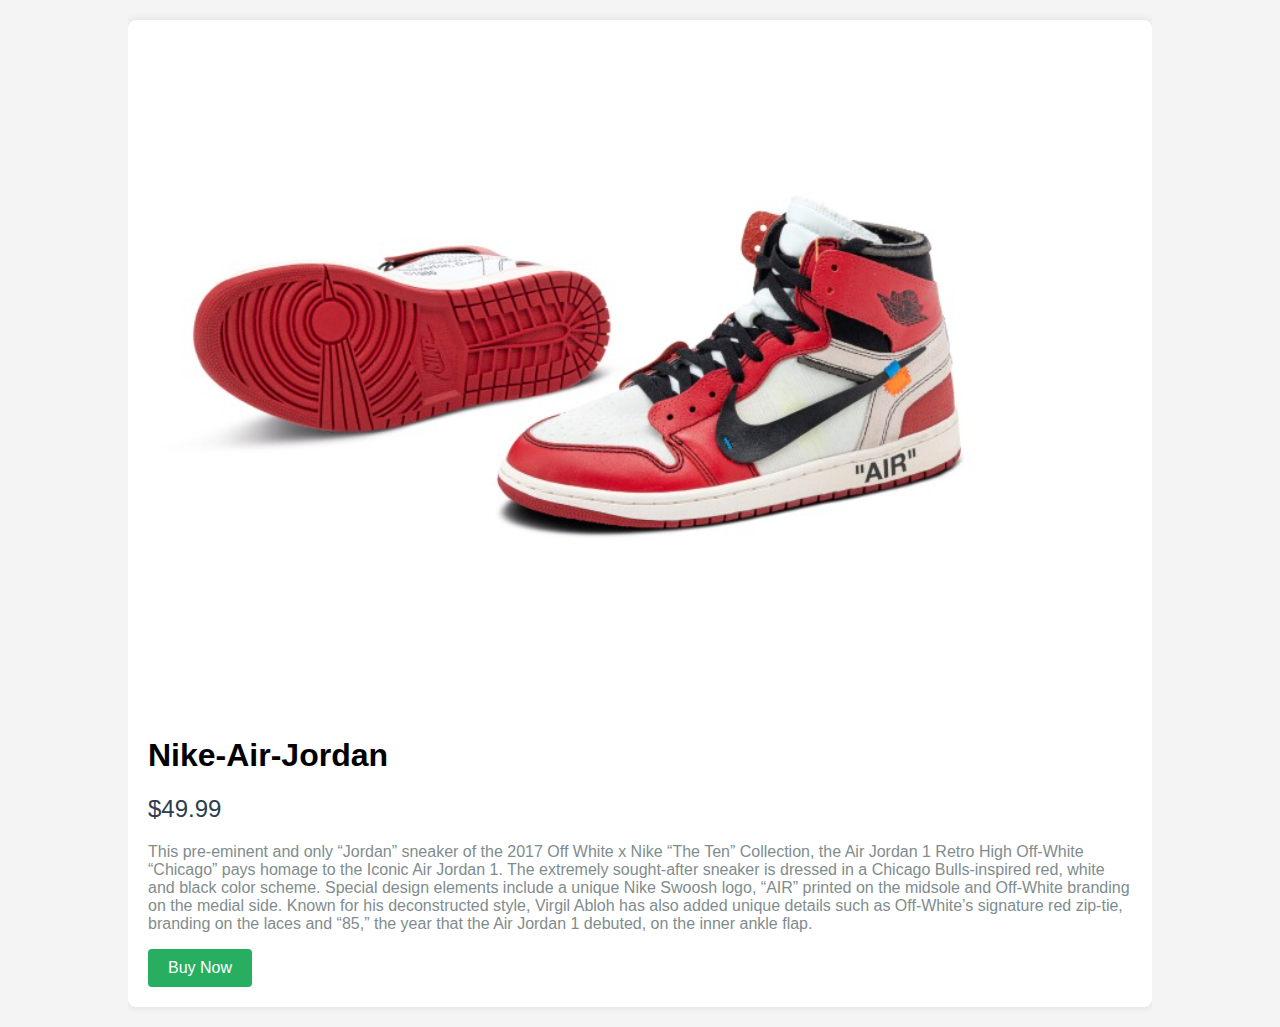
<file: po3/dashboard.html>
<!DOCTYPE html>
<html lang="en">
<head>
    <meta charset="UTF-8">
    <meta name="viewport" content="width=device-width, initial-scale=1.0">
    <title>Product Page</title>
    <style>
        body {
            font-family: Arial, sans-serif;
            margin: 0;
            padding: 0;
            background-color: #f4f4f4;
        }
        .container {
            width: 80%;
            margin: auto;
            overflow: hidden;
        }
        .product {
            background: #fff;
            padding: 20px;
            margin: 20px 0;
            border-radius: 8px;
            box-shadow: 0 0 10px rgba(0,0,0,0.1);
        }
        .product img {
            max-width: 100%;
            height: auto;
            border-radius: 8px;
        }
        .product h1 {
            margin-top: 0;
        }
        .price {
            font-size: 24px;
            color: #2c3e50;
            margin: 20px 0;
        }
        .description {
            font-size: 16px;
            color: #7f8c8d;
        }
        .buy-button {
            display: inline-block;
            padding: 10px 20px;
            font-size: 16px;
            color: #fff;
            background-color: #27ae60;
            border: none;
            border-radius: 4px;
            cursor: pointer;
            text-decoration: none;
            text-align: center;
        }
        .buy-button:hover {
            background-color: #219150;
        }
    </style>
</head>
<body>
    <div class="container">
        <div class="product">
            <img src="ppp\Screenshot 2024-08-03 185034.png" alt="Product Image">
            <h1>Nike-Air-Jordan</h1>
            <p class="price">$49.99</p>
            <p class="description">
                This pre-eminent and only “Jordan” sneaker of the 2017 Off White x Nike “The Ten” Collection, the Air Jordan 1 Retro High Off-White “Chicago” pays homage to the Iconic Air Jordan 1. The extremely sought-after sneaker is dressed in a Chicago Bulls-inspired red, white and black color scheme. Special design elements include a unique Nike Swoosh logo, “AIR” printed on the midsole and Off-White branding on the medial side. Known for his deconstructed style, Virgil Abloh has also added unique details such as Off-White’s signature red zip-tie, branding on the laces and “85,” the year that the Air Jordan 1 debuted, on the inner ankle flap.
                
            </p>
            <a href="https://www.sothebys.com/en/buy/private-sales/sneakers/_nike-air-jordan-1-off-white-chicago-sample-or-size-8-4aba" class="buy-button">Buy Now</a>
        </div>
    </div>
</body>
</html>
</file>
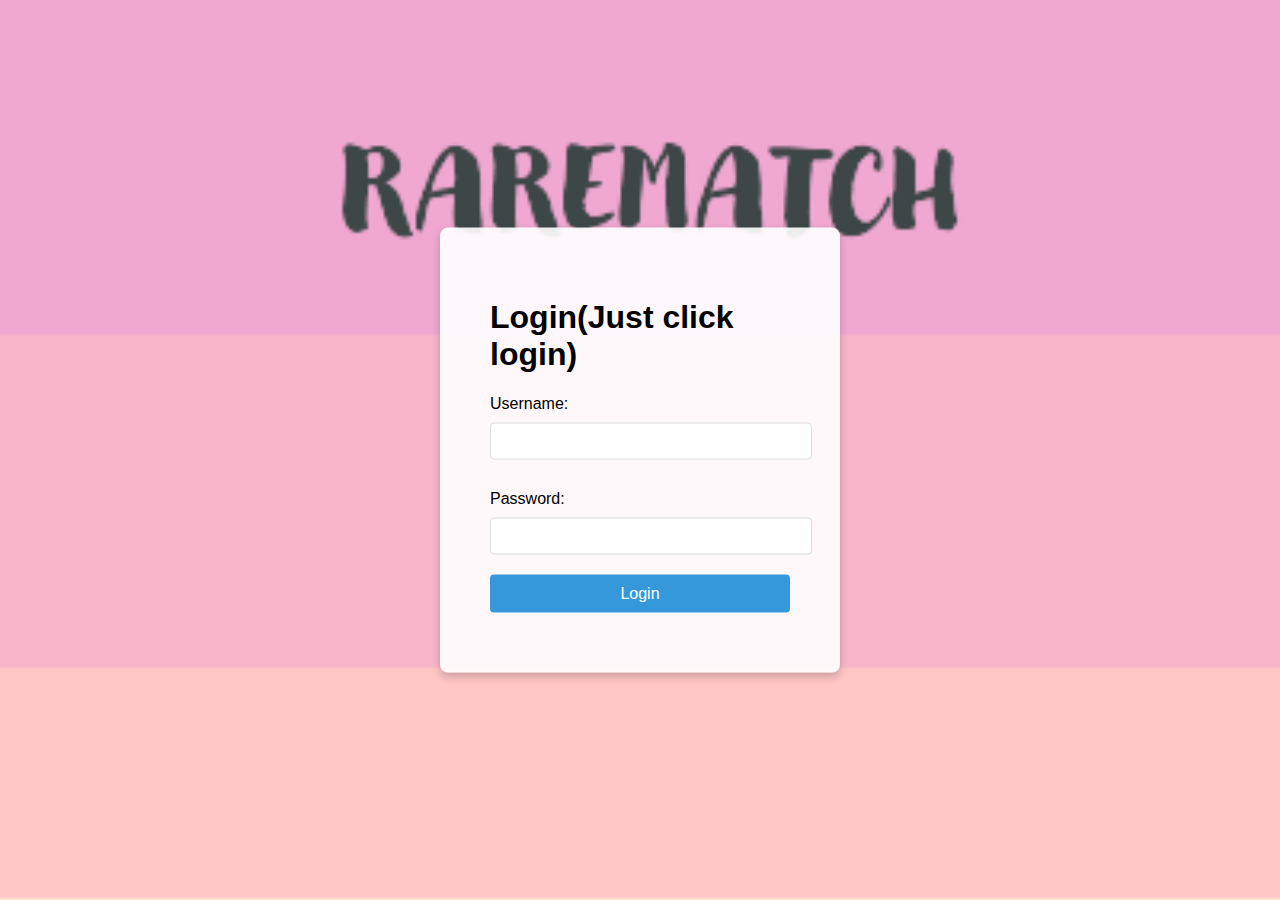
<file: po3/secondary.html>
<!DOCTYPE html>
<html lang="en">
<head>
    <meta charset="UTF-8">
    <meta name="viewport" content="width=device-width, initial-scale=1.0">
    <title>Login x`</title>
    <link rel="stylesheet" href="secondary.css">
</head>
<body>
    <div class="container">
        <h1>Login(Just click login)</h1>
        <form id="login-form">
            <label for="username">Username:</label>
            <input type="text" id="username" name="username" required>
            <label for="password">Password:</label>
            <input type="password" id="password" name="password" required>
            <button type="button" onclick="authenticate()">Login</button>
        </form>
        <div id="message"></div>
    </div>

    <script src="secondary.js"></script>
</body>
</html>
</file>
<file: po3/secondary.css>
body {
    font-family: Arial, sans-serif;
    margin: 0;
    padding: 0;
    background-image: url('ppp/Design 1 (2).png'); 
    background-size: cover;
    background-position: center; 
    background-repeat: no-repeat; 
    background-attachment: fixed;
    transition: opacity 0.5s ease-in-out;
}


body.hidden {
    opacity: 0;
}

.container {
    position: absolute; 
    top: 50%;
    left: 50%;
    transform: translate(-50%, -50%); 
    background: rgba(255, 255, 255, 0.9); 
    border-radius: 8px; 
    padding: 50px; 
    box-shadow: 0 4px 8px rgba(0, 0, 0, 0.2); 
    width: 300px; 
}

label {
    display: block;
    margin: 10px 0 5px;
}

input {
    width: 100%;
    padding: 10px;
    margin: 5px 0 20px;
    border: 1px solid #ddd;
    border-radius: 4px;
}


button {
    width: 100%;
    padding: 10px;
    background-color: #3498db; 
    color: #fff; 
    border: none;
    border-radius: 4px;
    cursor: pointer;
    font-size: 16px;
}


button:hover {
    background-color: #2980b9;
}


#message {
    margin-top: 10px;
    font-size: 14px;
    color: red; 
}
</file>
